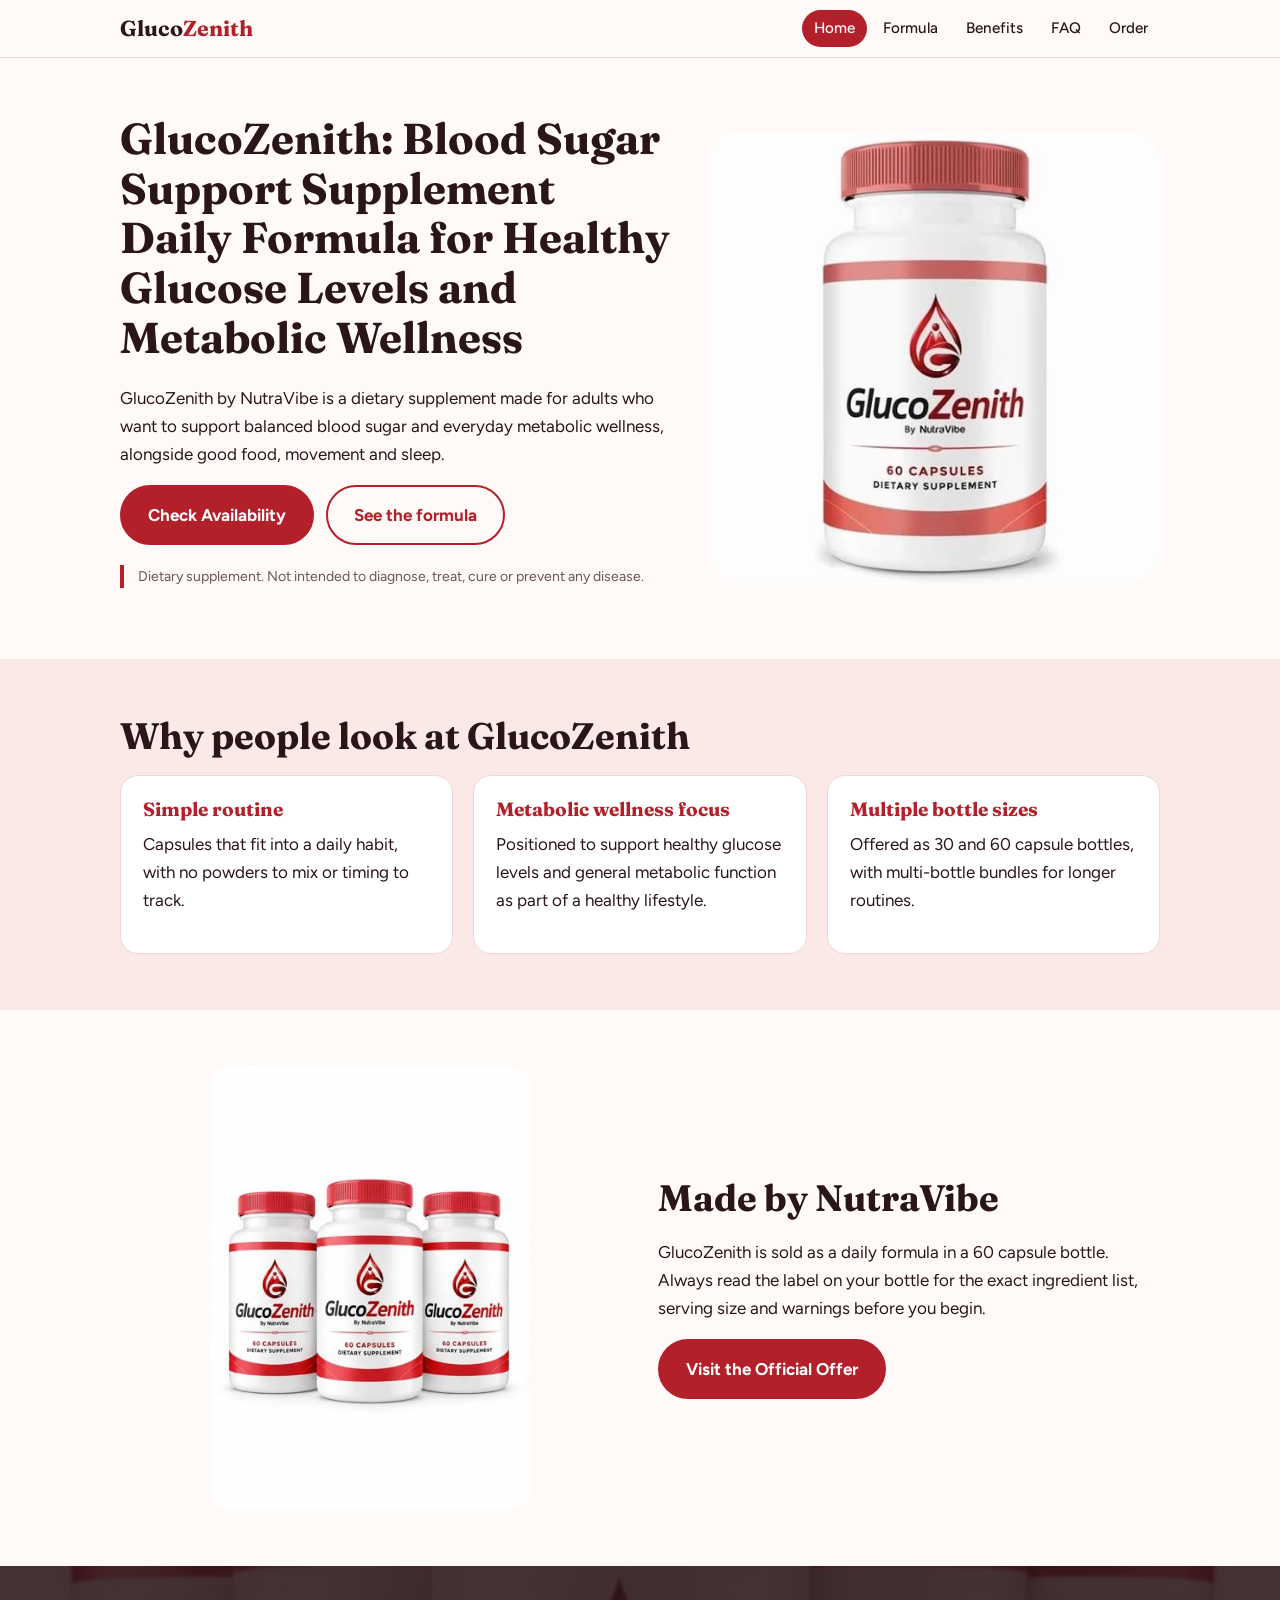
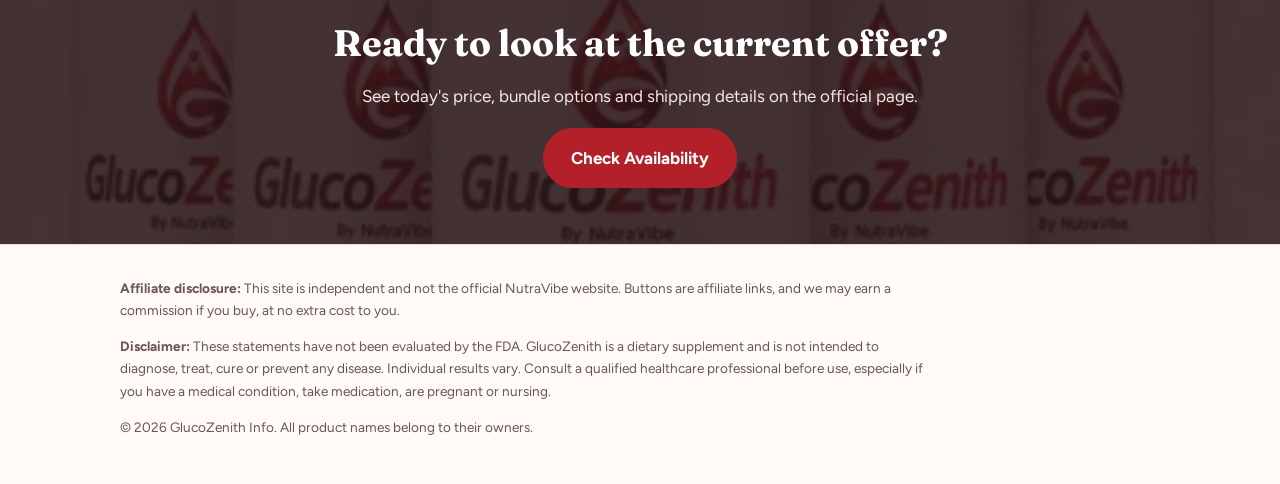
<file: index.html>
<!DOCTYPE html>
<html lang="en"><head><meta charset="utf-8">
<meta name="viewport" content="width=device-width, initial-scale=1, viewport-fit=cover">
<title>GlucoZenith: Blood Sugar Support Supplement Daily Formula for Healthy Glucose Levels and Metabolic Wellness</title>
<meta name="description" content="Learn about GlucoZenith by NutraVibe, a daily dietary supplement for blood sugar support and metabolic wellness.">
<link href="https://fonts.googleapis.com/css2?family=Fraunces:opsz,wght@9..144,500;9..144,700&family=Figtree:wght@400;500;700&display=swap" rel="stylesheet">
<link rel="stylesheet" href="style.css"></head>
<body>
<header><div class="bar"><a class="logo" href="#home">Gluco<b>Zenith</b></a>
<nav aria-label="Main"><a href="#home">Home</a><a href="#formula">Formula</a><a href="#benefits">Benefits</a><a href="#faq">FAQ</a><a href="#order">Order</a></nav></div></header>

<main>
<!-- PAGE 1 -->
<div class="page" id="p-home">
<section><div class="wrap hero"><div>
<h1>GlucoZenith: Blood Sugar Support Supplement Daily Formula for Healthy Glucose Levels and Metabolic Wellness</h1>
<p>GlucoZenith by NutraVibe is a dietary supplement made for adults who want to support balanced blood sugar and everyday metabolic wellness, alongside good food, movement and sleep.</p>
<div class="row"><a class="btn" href="LINK" target="_blank" rel="sponsored noopener" title="TITLE">Check Availability</a><a class="btn alt" href="#formula">See the formula</a></div>
<p class="note" style="margin-top:20px">Dietary supplement. Not intended to diagnose, treat, cure or prevent any disease.</p></div>
<img src="[data-uri]" alt="GlucoZenith 60 capsule bottle" width="520" height="520"></div></section>
<section class="tint"><div class="wrap"><h2>Why people look at GlucoZenith</h2><div class="grid">
<div class="card"><h3>Simple routine</h3><p>Capsules that fit into a daily habit, with no powders to mix or timing to track.</p></div>
<div class="card"><h3>Metabolic wellness focus</h3><p>Positioned to support healthy glucose levels and general metabolic function as part of a healthy lifestyle.</p></div>
<div class="card"><h3>Multiple bottle sizes</h3><p>Offered as 30 and 60 capsule bottles, with multi-bottle bundles for longer routines.</p></div></div></div></section>
<section><div class="wrap split"><img src="[data-uri]" alt="Three bottles of GlucoZenith" width="375" height="520" style="max-width:320px"><div>
<h2>Made by NutraVibe</h2><p>GlucoZenith is sold as a daily formula in a 60 capsule bottle. Always read the label on your bottle for the exact ingredient list, serving size and warnings before you begin.</p>
<a class="btn" href="LINK" target="_blank" rel="sponsored noopener" title="TITLE">Visit the Official Offer</a></div></div></section>
<section class="shop"><div class="wrap cta"><h2>Ready to look at the current offer?</h2><p>See today's price, bundle options and shipping details on the official page.</p><a class="btn" href="LINK" target="_blank" rel="sponsored noopener" title="TITLE">Check Availability</a></div></section>
</div>

<!-- PAGE 2 -->
<div class="page" id="p-formula">
<section><div class="wrap split"><div>
<h1>The GlucoZenith formula</h1>
<p>GlucoZenith is a blood sugar support supplement in capsule form. It is sold by NutraVibe as a daily formula meant to complement, not replace, a balanced lifestyle.</p>
<p>Ingredients and amounts can change between batches, so the label on your bottle and the official product page are the source of truth. Check them for allergens and for anything your clinician has told you to avoid.</p>
<a class="btn" href="LINK" target="_blank" rel="sponsored noopener" title="TITLE">View Full Ingredient Details</a></div>
<img src="[data-uri]" alt="Two GlucoZenith 30 capsule bottles" width="359" height="318"></div></section>
<section class="sage"><div class="wrap"><h2>What to look for on the label</h2><div class="grid">
<div class="card"><h3>Ingredient list</h3><p>Every active and inactive ingredient, with amounts per serving.</p></div>
<div class="card"><h3>Serving size</h3><p>How many capsules to take and how often. Follow it exactly.</p></div>
<div class="card"><h3>Allergen and warning notes</h3><p>Includes cautions for pregnancy, nursing, and use with medication.</p></div>
<div class="card"><h3>Lot and expiry</h3><p>Check both, and store the bottle sealed, cool and dry.</p></div></div></div></section>
<section><div class="wrap"><h2>Quality questions worth asking</h2><p>Before you buy any supplement, look for clear labeling, a stated manufacturing standard such as GMP, and contact details for customer support. Ask the seller directly if any of these are missing.</p></div></section>
</div>

<!-- PAGE 3 -->
<div class="page" id="p-benefits">
<section><div class="wrap"><h1>What GlucoZenith is designed to support</h1>
<p>GlucoZenith is marketed as a supplement for healthy glucose levels and metabolic wellness. Results vary from person to person, and no supplement replaces medical care.</p>
<img src="[data-uri]" alt="Five bottles of GlucoZenith" width="421" height="520" style="max-width:260px;margin:24px 0 0;border-radius:20px"><div class="grid" style="margin-top:28px">
<div class="card"><h3>Healthy glucose levels</h3><p>Intended to support blood sugar that is already within a normal range when paired with a balanced diet.</p></div>
<div class="card"><h3>Metabolic wellness</h3><p>Aimed at general metabolic function as part of a routine that includes activity and sleep.</p></div>
<div class="card"><h3>Everyday consistency</h3><p>A daily capsule routine makes it easier to stay consistent, which is what most wellness habits need.</p></div>
<div class="card"><h3>Convenient sizing</h3><p>30 and 60 capsule bottles let you start small or stock up.</p></div></div></div></section>
<section class="tint"><div class="wrap"><h2>Habits that work with any supplement</h2><div class="grid">
<div class="card"><h3>Eat for steady energy</h3><p>Fiber, protein and whole foods, with fewer refined sugars.</p></div>
<div class="card"><h3>Move daily</h3><p>Walking after meals is a simple, well-studied habit.</p></div>
<div class="card"><h3>Sleep and stress</h3><p>Poor sleep and high stress both affect how you feel and eat.</p></div></div>
<p class="note" style="margin-top:24px">These statements have not been evaluated by the Food and Drug Administration. This product is not intended to diagnose, treat, cure or prevent any disease. If you have diabetes or take glucose-lowering medication, talk to your doctor first.</p></div></section>
</div>

<!-- PAGE 4 -->
<div class="page" id="p-faq">
<section><div class="wrap"><h1>Frequently asked questions</h1>
<img src="[data-uri]" alt="GlucoZenith 60 capsule bottle" width="520" height="520" style="max-width:200px;margin:0 0 24px;border-radius:20px"><details open><summary>What is GlucoZenith?</summary><p>A dietary supplement by NutraVibe, sold in capsules, for people who want daily blood sugar and metabolic wellness support.</p></details>
<details><summary>How do I take it?</summary><p>Follow the serving directions printed on your bottle. Do not exceed the stated amount.</p></details>
<details><summary>How long until I notice anything?</summary><p>Supplements affect people differently and some people notice nothing. Give any routine a fair trial, and keep tracking your health with your clinician.</p></details>
<details><summary>Can I take it with diabetes medication?</summary><p>Ask your doctor or pharmacist first. Supplements aimed at blood sugar can interact with medication, and your dose may need monitoring.</p></details>
<details><summary>Who should not use it?</summary><p>Anyone pregnant, nursing, under 18, or with a medical condition should speak with a healthcare professional first. Stop use and seek advice if you have a reaction.</p></details>
<details><summary>Where do I buy it?</summary><p>Use the official order link on the Order page. Buying from the linked page helps you avoid look-alike products.</p></details>
<details><summary>Is there a guarantee or refund?</summary><p>Terms are set by the seller and can change. Read the current policy on the order page before you buy.</p></details>
<div class="row"><a class="btn" href="LINK" target="_blank" rel="sponsored noopener" title="TITLE">Get Current Details</a></div></div></section>
</div>

<!-- PAGE 5 -->
<div class="page" id="p-order">
<section><div class="wrap"><h1>Order GlucoZenith</h1>
<p>Choose the bottle count that fits your routine. Pricing, bundles and shipping change often, so the official page always shows the current offer.</p>
<div class="grid" style="margin:28px 0">
<div class="card cta"><img src="[data-uri]" alt="30 capsule bottles" width="359" height="318" style="margin:0 auto 12px;max-width:220px;border-radius:14px"><h3>30 capsule bottle</h3><p>A smaller size to start with.</p><a class="btn" href="LINK" target="_blank" rel="sponsored noopener" title="TITLE">See Current Price</a></div>
<div class="card cta"><img src="[data-uri]" alt="Three bottle bundle" width="375" height="520" style="margin:0 auto 12px;max-width:150px"><h3>3 bottle bundle</h3><p>Three 60 capsule bottles for a longer routine.</p><a class="btn" href="LINK" target="_blank" rel="sponsored noopener" title="TITLE">See Current Price</a></div>
<div class="card cta"><img src="[data-uri]" alt="Five bottle bundle" width="421" height="520" style="margin:0 auto 12px;max-width:170px"><h3>5 bottle bundle</h3><p>Five 60 capsule bottles for the longest supply.</p><a class="btn" href="LINK" target="_blank" rel="sponsored noopener" title="TITLE">See Current Price</a></div></div>
<p class="note">Bundle availability and pricing are set by the seller and may differ from what is shown here.</p></div></section>
</div>
</main>

<footer><div class="wrap">
<p><strong>Affiliate disclosure:</strong> This site is independent and not the official NutraVibe website. Buttons are affiliate links, and we may earn a commission if you buy, at no extra cost to you.</p>
<p><strong>Disclaimer:</strong> These statements have not been evaluated by the FDA. GlucoZenith is a dietary supplement and is not intended to diagnose, treat, cure or prevent any disease. Individual results vary. Consult a qualified healthcare professional before use, especially if you have a medical condition, take medication, are pregnant or nursing.</p>
<p>&copy; 2026 GlucoZenith Info. All product names belong to their owners.</p></div></footer>

<script>
var L="https://taptobuynow.com/glucozenith/",T="GlucoZenith: Blood Sugar Support Supplement Daily Formula for Healthy Glucose Levels and Metabolic Wellness";
document.querySelectorAll('a[href="LINK"]').forEach(function(a){a.href=L;a.title=T});
function route(){var h=(location.hash||"#home").slice(1);if(!document.getElementById("p-"+h))h="home";
document.querySelectorAll(".page").forEach(function(p){p.classList.toggle("on",p.id==="p-"+h)});
document.querySelectorAll("nav a").forEach(function(a){if(a.getAttribute("href")==="#"+h)a.setAttribute("aria-current","page");else a.removeAttribute("aria-current")});
window.scrollTo(0,0)}
addEventListener("hashchange",route);route();
</script>
</body></html>
</file>
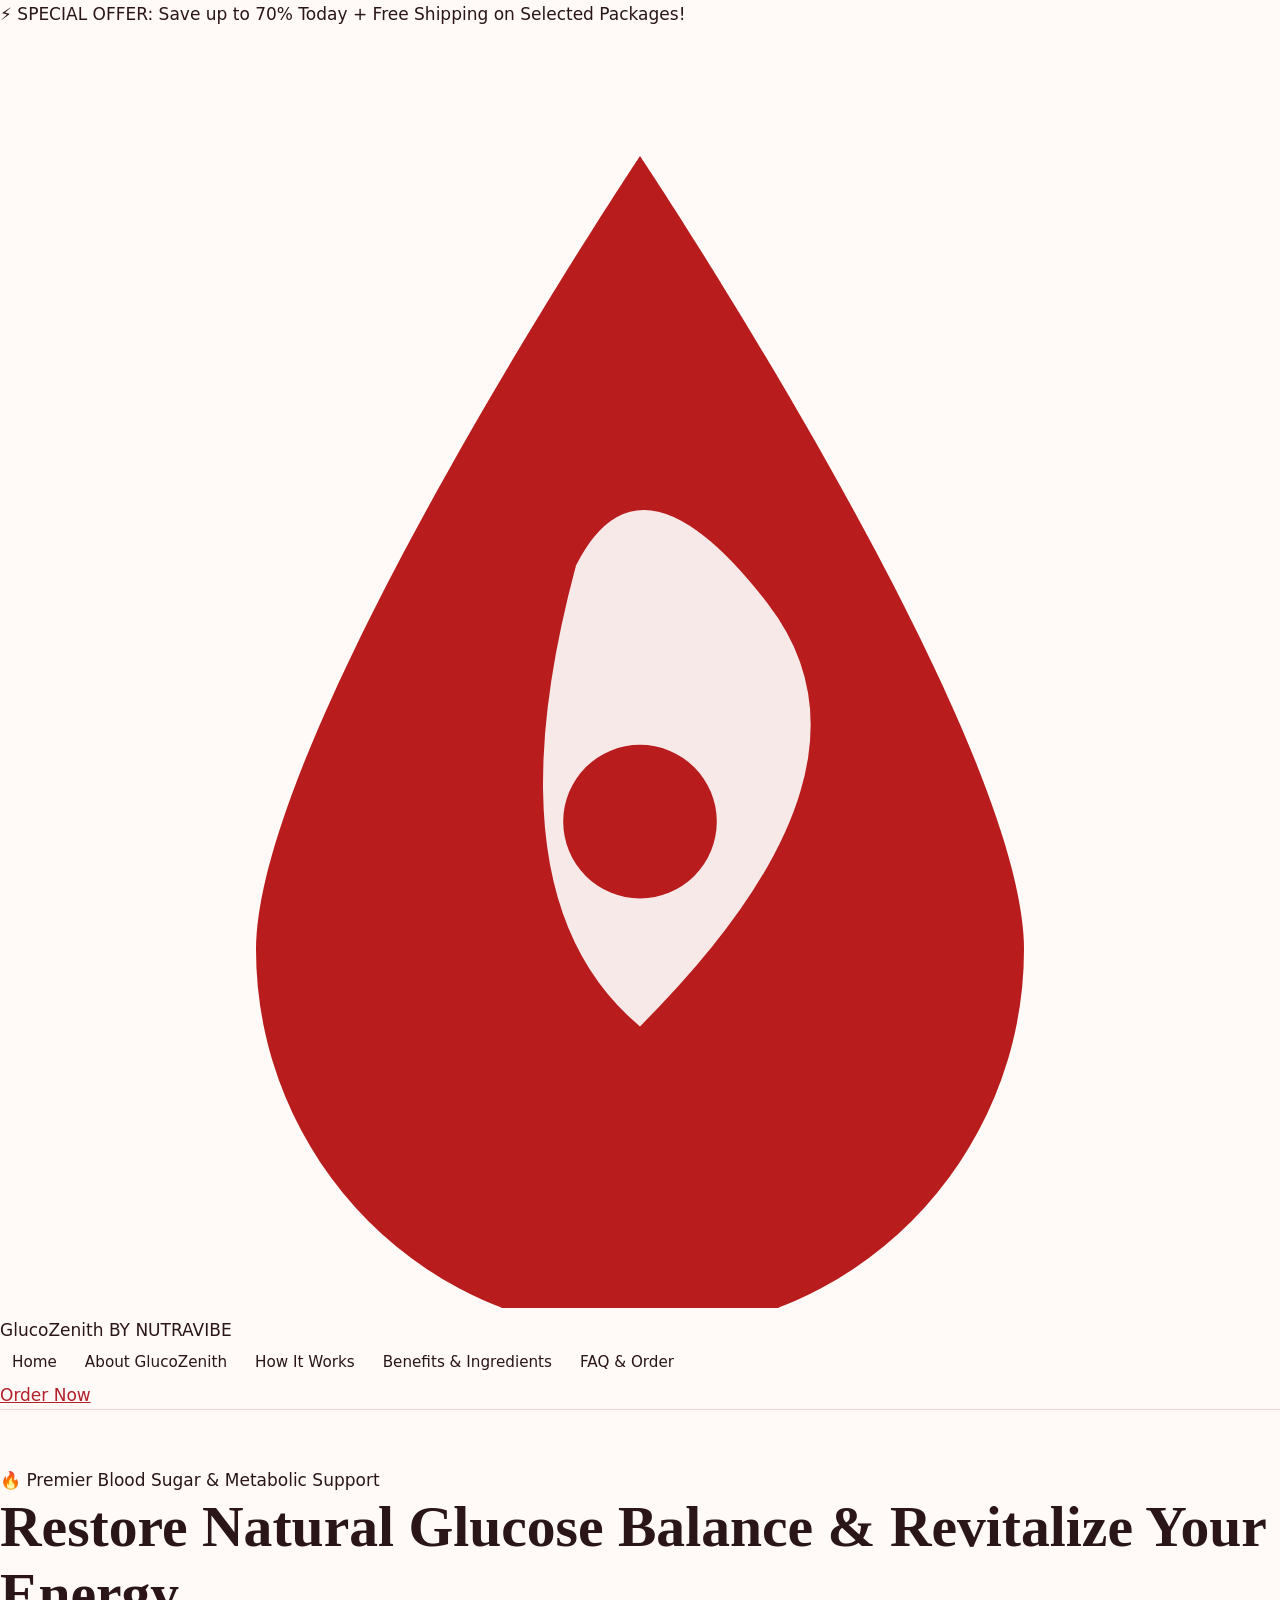
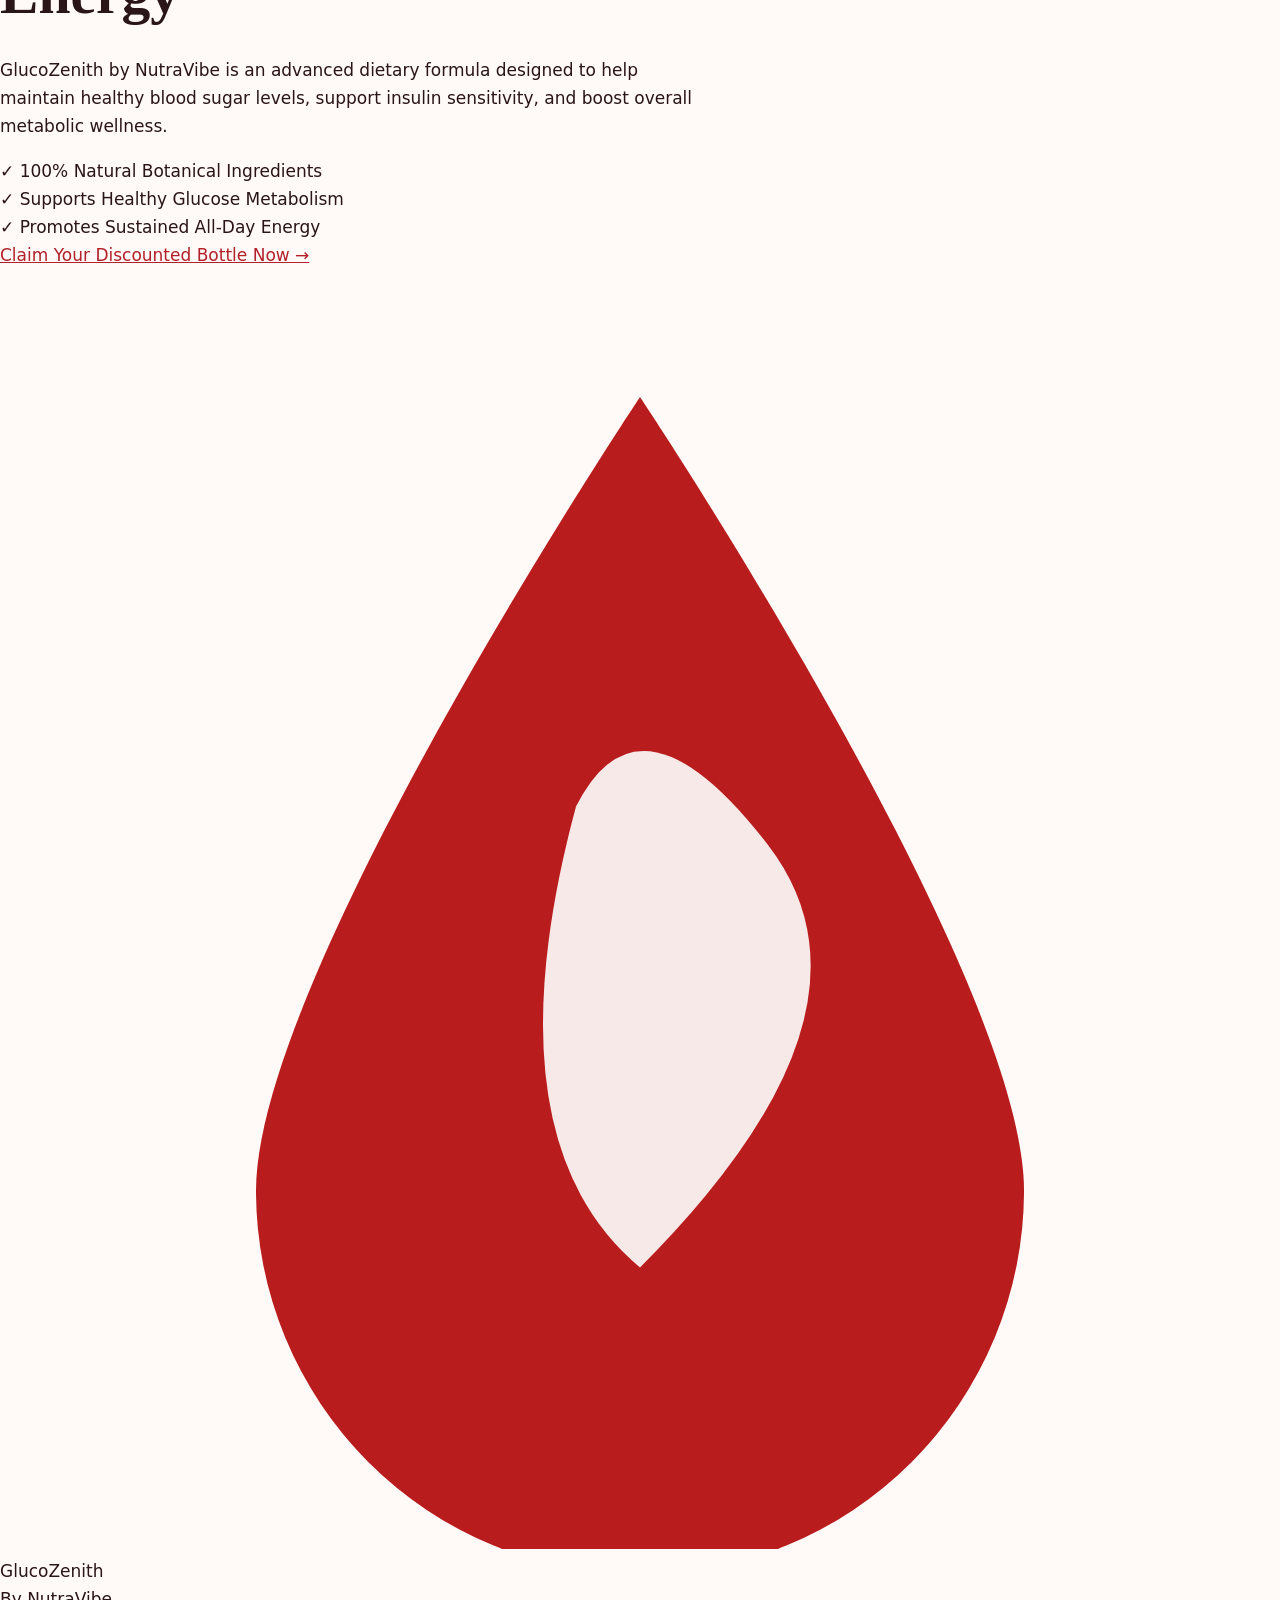
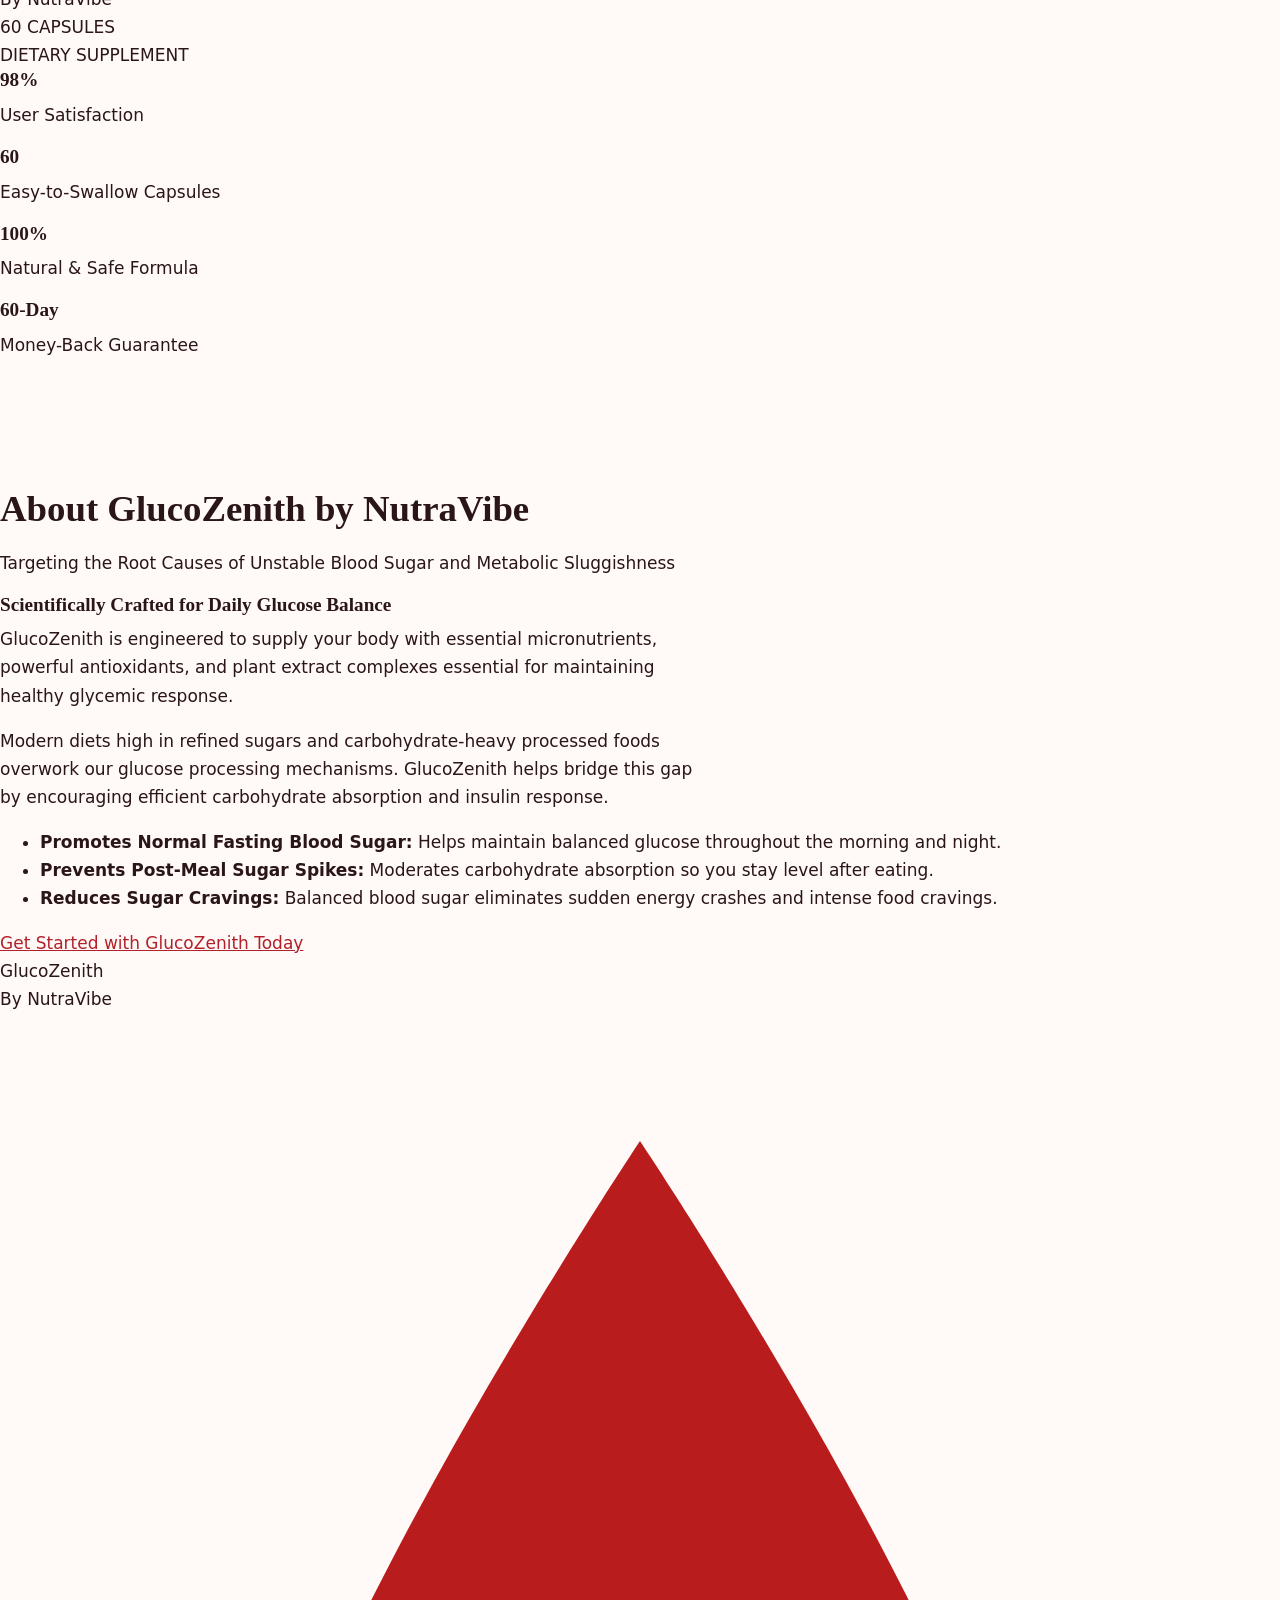
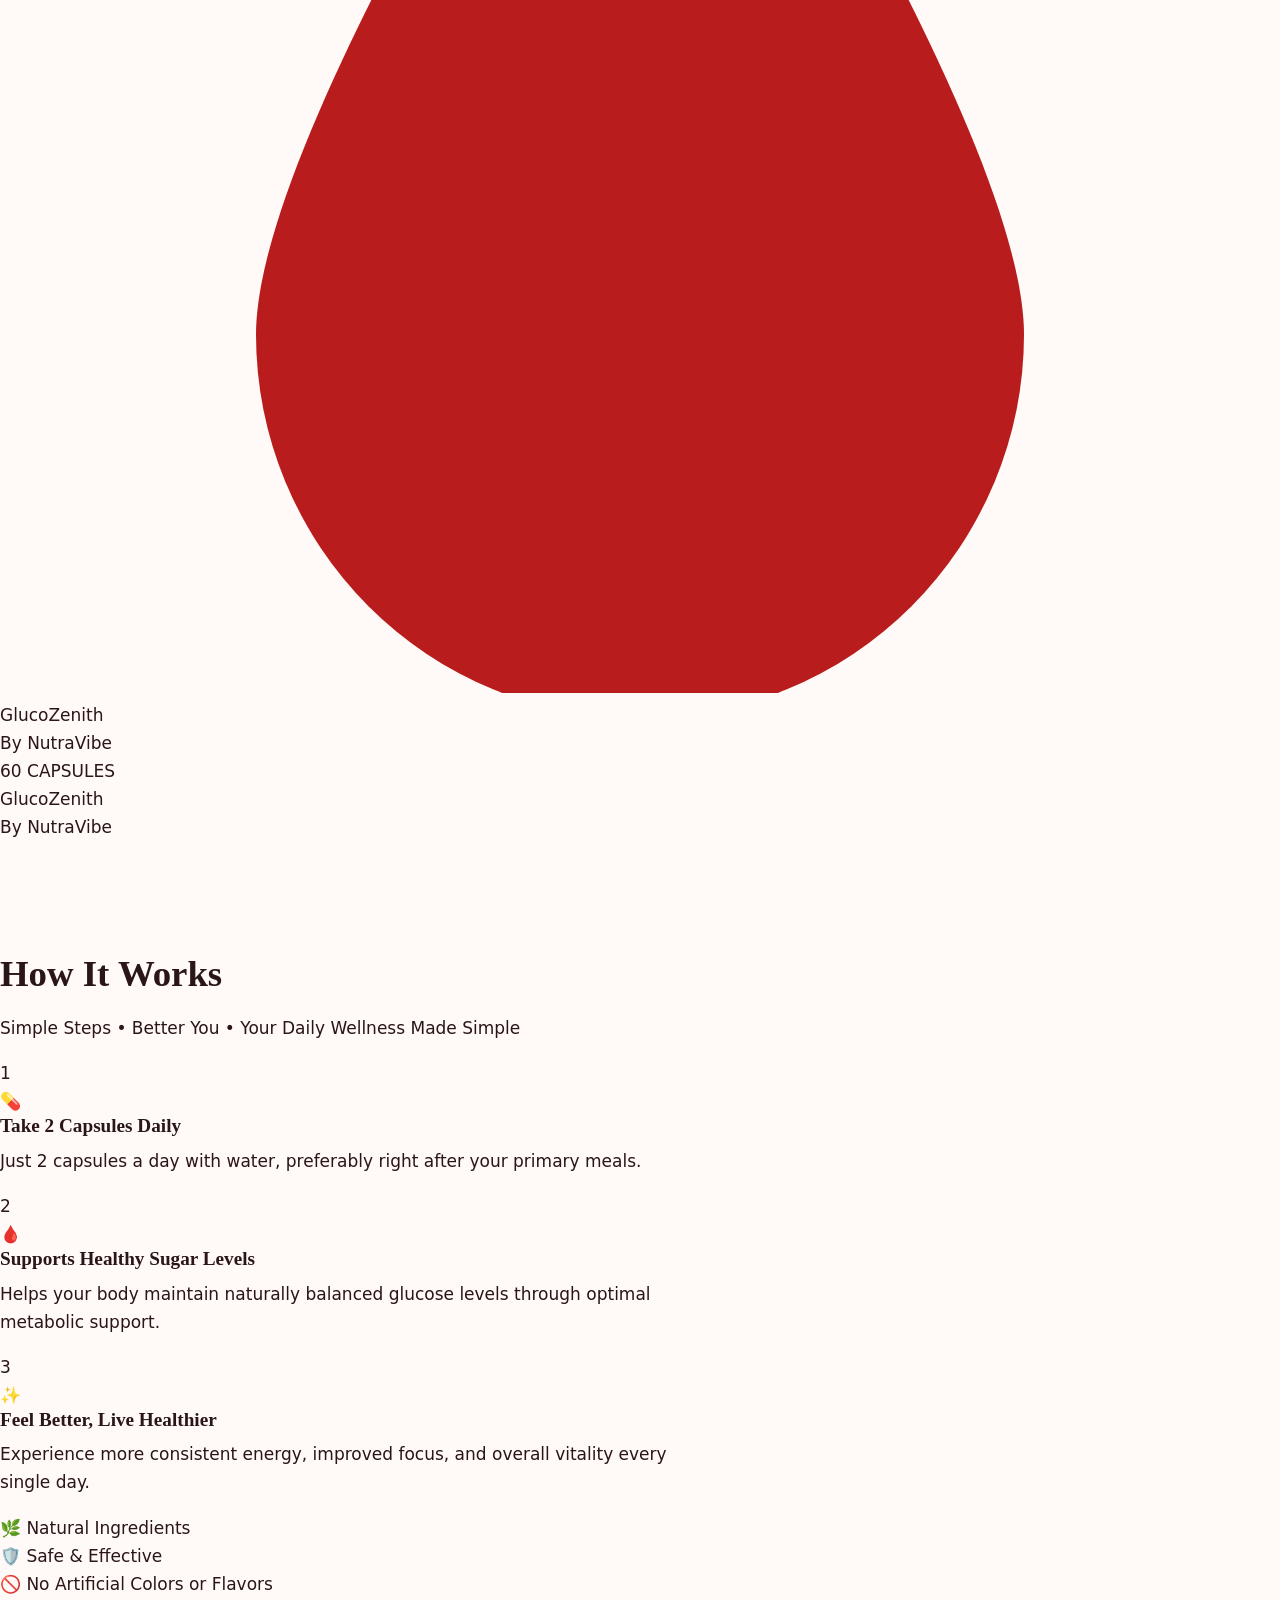
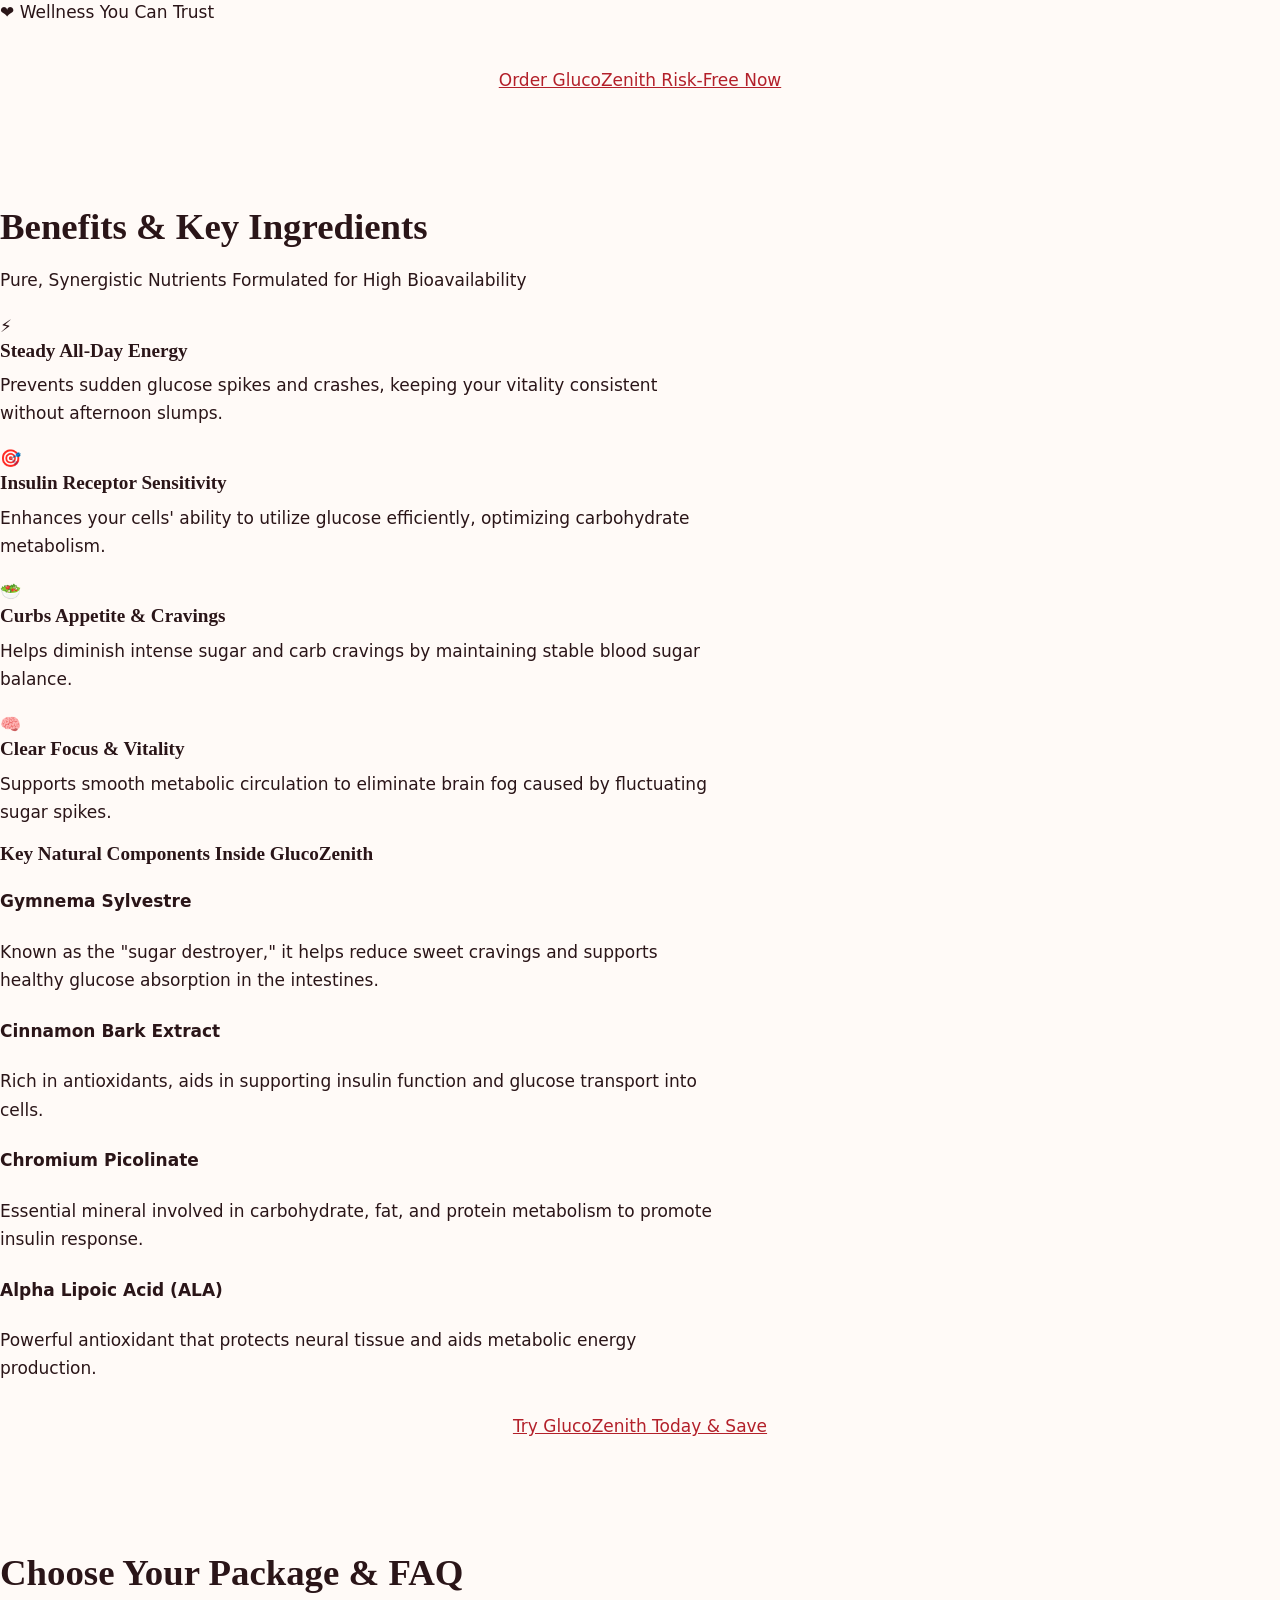
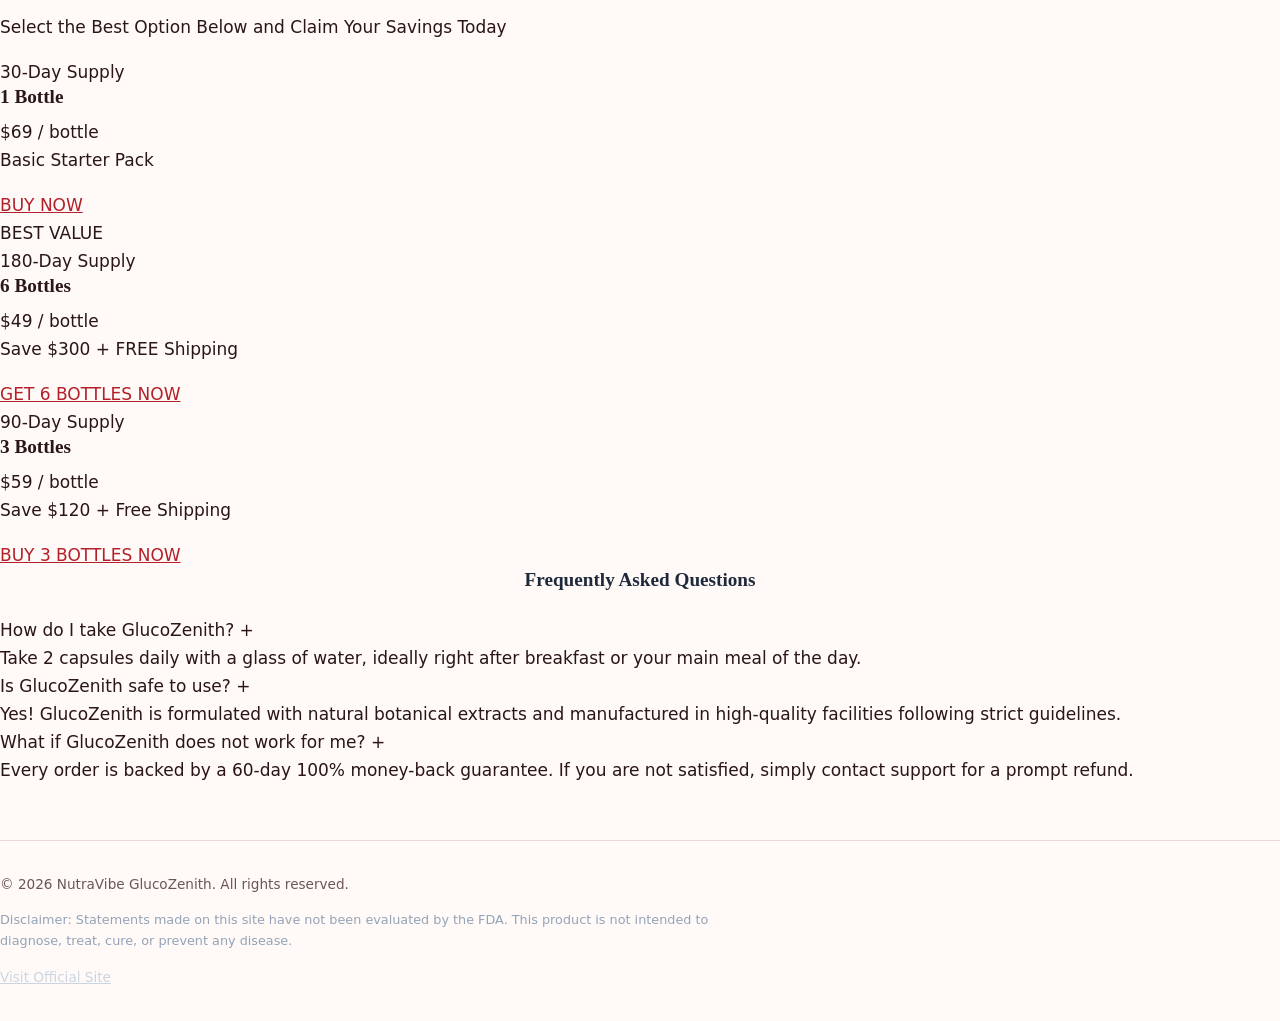
<file: gemini-code-1790764614715.html>
<!DOCTYPE html>
<html lang="en">
<head>
    <meta charset="UTF-8">
    <meta name="viewport" content="width=device-width, initial-scale=1.0">
    <title>GlucoZenith: Blood Sugar Support Supplement Daily Formula for Healthy Glucose Levels and Metabolic Wellness</title>
    <link rel="stylesheet" href="style.css">
    <link href="https://fonts.googleapis.com/css2?family=Plus+Jakarta+Sans:wght@400;500;600;700;800&family=Inter:wght@300;400;500;600&display=swap" rel="stylesheet">
</head>
<body>

    <!-- Top Announcement Bar -->
    <div class="announcement-bar">
        ⚡ SPECIAL OFFER: Save up to 70% Today + Free Shipping on Selected Packages!
    </div>

    <!-- Main Navigation Header -->
    <header class="main-header">
        <div class="header-container">
            <div class="brand-logo">
                <div class="logo-mark">
                    <svg viewBox="0 0 100 100" class="blood-drop-svg">
                        <path d="M50 10 C50 10, 80 55, 80 72 A30 30 0 0 1 20 72 C20 55, 50 10, 50 10 Z" fill="#b91c1c" />
                        <path d="M45 42 Q50 32, 60 45 T50 78 Q38 68, 45 42 Z" fill="#ffffff" opacity="0.9"/>
                        <circle cx="50" cy="62" r="6" fill="#b91c1c"/>
                    </svg>
                </div>
                <div class="brand-text">
                    <span class="brand-title">Gluco<span class="highlight">Zenith</span></span>
                    <span class="brand-sub">BY NUTRAVIBE</span>
                </div>
            </div>

            <!-- 5-Page Tab Navigation -->
            <nav class="nav-menu">
                <a href="#home" class="nav-link active" onclick="switchPage('home', event)">Home</a>
                <a href="#about" class="nav-link" onclick="switchPage('about', event)">About GlucoZenith</a>
                <a href="#how-it-works" class="nav-link" onclick="switchPage('how-it-works', event)">How It Works</a>
                <a href="#benefits" class="nav-link" onclick="switchPage('benefits', event)">Benefits & Ingredients</a>
                <a href="#faq" class="nav-link" onclick="switchPage('faq', event)">FAQ & Order</a>
            </nav>

            <a href="https://taptobuynow.com/glucozenith/" 
               title="GlucoZenith: Blood Sugar Support Supplement Daily Formula for Healthy Glucose Levels and Metabolic Wellness" 
               class="cta-btn header-cta">
                Order Now
            </a>
        </div>
    </header>

    <!-- PAGE 1: HOME PAGE -->
    <section id="home" class="page-section active-page">
        <div class="hero-container">
            <div class="hero-content">
                <div class="badge">🔥 Premier Blood Sugar & Metabolic Support</div>
                <h1 class="hero-title">Restore Natural Glucose Balance & Revitalize Your Energy</h1>
                <p class="hero-subtitle">
                    GlucoZenith by NutraVibe is an advanced dietary formula designed to help maintain healthy blood sugar levels, support insulin sensitivity, and boost overall metabolic wellness.
                </p>
                <div class="hero-highlights">
                    <div class="highlight-item">✓ 100% Natural Botanical Ingredients</div>
                    <div class="highlight-item">✓ Supports Healthy Glucose Metabolism</div>
                    <div class="highlight-item">✓ Promotes Sustained All-Day Energy</div>
                </div>
                <a href="https://taptobuynow.com/glucozenith/" 
                   title="GlucoZenith: Blood Sugar Support Supplement Daily Formula for Healthy Glucose Levels and Metabolic Wellness" 
                   class="cta-btn hero-cta">
                    Claim Your Discounted Bottle Now &rarr;
                </a>
            </div>

            <div class="hero-image-wrap">
                <div class="single-bottle-card">
                    <div class="bottle-mockup single">
                        <div class="cap"></div>
                        <div class="neck"></div>
                        <div class="label">
                            <div class="label-drop">
                                <svg viewBox="0 0 100 100">
                                    <path d="M50 10 C50 10, 80 55, 80 72 A30 30 0 0 1 20 72 C20 55, 50 10, 50 10 Z" fill="#b91c1c" />
                                    <path d="M45 42 Q50 32, 60 45 T50 78 Q38 68, 45 42 Z" fill="#ffffff" opacity="0.9"/>
                                </svg>
                            </div>
                            <div class="label-title">GlucoZenith</div>
                            <div class="label-sub">By NutraVibe</div>
                            <div class="label-capsules">60 CAPSULES<br>DIETARY SUPPLEMENT</div>
                        </div>
                    </div>
                </div>
            </div>
        </div>

        <!-- Quick Proof Metrics -->
        <div class="metrics-bar">
            <div class="metric-box">
                <h3>98%</h3>
                <p>User Satisfaction</p>
            </div>
            <div class="metric-box">
                <h3>60</h3>
                <p>Easy-to-Swallow Capsules</p>
            </div>
            <div class="metric-box">
                <h3>100%</h3>
                <p>Natural & Safe Formula</p>
            </div>
            <div class="metric-box">
                <h3>60-Day</h3>
                <p>Money-Back Guarantee</p>
            </div>
        </div>
    </section>

    <!-- PAGE 2: ABOUT GLUCOZENITH -->
    <section id="about" class="page-section">
        <div class="container">
            <div class="section-header">
                <h2>About GlucoZenith by NutraVibe</h2>
                <p>Targeting the Root Causes of Unstable Blood Sugar and Metabolic Sluggishness</p>
            </div>

            <div class="about-grid">
                <div class="about-text">
                    <h3>Scientifically Crafted for Daily Glucose Balance</h3>
                    <p>GlucoZenith is engineered to supply your body with essential micronutrients, powerful antioxidants, and plant extract complexes essential for maintaining healthy glycemic response.</p>
                    <p>Modern diets high in refined sugars and carbohydrate-heavy processed foods overwork our glucose processing mechanisms. GlucoZenith helps bridge this gap by encouraging efficient carbohydrate absorption and insulin response.</p>
                    
                    <ul class="about-list">
                        <li><strong>Promotes Normal Fasting Blood Sugar:</strong> Helps maintain balanced glucose throughout the morning and night.</li>
                        <li><strong>Prevents Post-Meal Sugar Spikes:</strong> Moderates carbohydrate absorption so you stay level after eating.</li>
                        <li><strong>Reduces Sugar Cravings:</strong> Balanced blood sugar eliminates sudden energy crashes and intense food cravings.</li>
                    </ul>

                    <a href="https://taptobuynow.com/glucozenith/" 
                       title="GlucoZenith: Blood Sugar Support Supplement Daily Formula for Healthy Glucose Levels and Metabolic Wellness" 
                       class="cta-btn">
                        Get Started with GlucoZenith Today
                    </a>
                </div>

                <div class="about-visual">
                    <div class="triple-bottle-display">
                        <div class="bottle-mockup stacked s1">
                            <div class="cap"></div>
                            <div class="neck"></div>
                            <div class="label">
                                <div class="label-title">GlucoZenith</div>
                                <div class="label-sub">By NutraVibe</div>
                            </div>
                        </div>
                        <div class="bottle-mockup stacked main-b">
                            <div class="cap"></div>
                            <div class="neck"></div>
                            <div class="label">
                                <div class="label-drop">
                                    <svg viewBox="0 0 100 100"><path d="M50 10 C50 10, 80 55, 80 72 A30 30 0 0 1 20 72 C20 55, 50 10, 50 10 Z" fill="#b91c1c" /></svg>
                                </div>
                                <div class="label-title">GlucoZenith</div>
                                <div class="label-sub">By NutraVibe</div>
                                <div class="label-capsules">60 CAPSULES</div>
                            </div>
                        </div>
                        <div class="bottle-mockup stacked s2">
                            <div class="cap"></div>
                            <div class="neck"></div>
                            <div class="label">
                                <div class="label-title">GlucoZenith</div>
                                <div class="label-sub">By NutraVibe</div>
                            </div>
                        </div>
                    </div>
                </div>
            </div>
        </div>
    </section>

    <!-- PAGE 3: HOW IT WORKS -->
    <section id="how-it-works" class="page-section">
        <div class="container">
            <div class="section-header">
                <h2>How It Works</h2>
                <p>Simple Steps • Better You • Your Daily Wellness Made Simple</p>
            </div>

            <div class="steps-container">
                <div class="step-card">
                    <div class="step-number">1</div>
                    <div class="step-icon">💊</div>
                    <h3>Take 2 Capsules Daily</h3>
                    <p>Just 2 capsules a day with water, preferably right after your primary meals.</p>
                </div>

                <div class="step-card">
                    <div class="step-number">2</div>
                    <div class="step-icon">🩸</div>
                    <h3>Supports Healthy Sugar Levels</h3>
                    <p>Helps your body maintain naturally balanced glucose levels through optimal metabolic support.</p>
                </div>

                <div class="step-card">
                    <div class="step-number">3</div>
                    <div class="step-icon">✨</div>
                    <h3>Feel Better, Live Healthier</h3>
                    <p>Experience more consistent energy, improved focus, and overall vitality every single day.</p>
                </div>
            </div>

            <!-- Features Trust Grid -->
            <div class="trust-pills-grid">
                <div class="pill-item">🌿 Natural Ingredients</div>
                <div class="pill-item">🛡️ Safe & Effective</div>
                <div class="pill-item">🚫 No Artificial Colors or Flavors</div>
                <div class="pill-item">❤️ Wellness You Can Trust</div>
            </div>

            <div style="text-align:center; margin-top: 40px;">
                <a href="https://taptobuynow.com/glucozenith/" 
                   title="GlucoZenith: Blood Sugar Support Supplement Daily Formula for Healthy Glucose Levels and Metabolic Wellness" 
                   class="cta-btn">
                    Order GlucoZenith Risk-Free Now
                </a>
            </div>
        </div>
    </section>

    <!-- PAGE 4: BENEFITS & INGREDIENTS -->
    <section id="benefits" class="page-section">
        <div class="container">
            <div class="section-header">
                <h2>Benefits & Key Ingredients</h2>
                <p>Pure, Synergistic Nutrients Formulated for High Bioavailability</p>
            </div>

            <div class="benefits-grid">
                <div class="benefit-card">
                    <div class="b-icon">⚡</div>
                    <h3>Steady All-Day Energy</h3>
                    <p>Prevents sudden glucose spikes and crashes, keeping your vitality consistent without afternoon slumps.</p>
                </div>
                <div class="benefit-card">
                    <div class="b-icon">🎯</div>
                    <h3>Insulin Receptor Sensitivity</h3>
                    <p>Enhances your cells' ability to utilize glucose efficiently, optimizing carbohydrate metabolism.</p>
                </div>
                <div class="benefit-card">
                    <div class="b-icon">🥗</div>
                    <h3>Curbs Appetite & Cravings</h3>
                    <p>Helps diminish intense sugar and carb cravings by maintaining stable blood sugar balance.</p>
                </div>
                <div class="benefit-card">
                    <div class="b-icon">🧠</div>
                    <h3>Clear Focus & Vitality</h3>
                    <p>Supports smooth metabolic circulation to eliminate brain fog caused by fluctuating sugar spikes.</p>
                </div>
            </div>

            <div class="ingredients-section">
                <h3>Key Natural Components Inside GlucoZenith</h3>
                <div class="ingredients-list">
                    <div class="ing-item">
                        <h4>Gymnema Sylvestre</h4>
                        <p>Known as the "sugar destroyer," it helps reduce sweet cravings and supports healthy glucose absorption in the intestines.</p>
                    </div>
                    <div class="ing-item">
                        <h4>Cinnamon Bark Extract</h4>
                        <p>Rich in antioxidants, aids in supporting insulin function and glucose transport into cells.</p>
                    </div>
                    <div class="ing-item">
                        <h4>Chromium Picolinate</h4>
                        <p>Essential mineral involved in carbohydrate, fat, and protein metabolism to promote insulin response.</p>
                    </div>
                    <div class="ing-item">
                        <h4>Alpha Lipoic Acid (ALA)</h4>
                        <p>Powerful antioxidant that protects neural tissue and aids metabolic energy production.</p>
                    </div>
                </div>
            </div>

            <div style="text-align: center; margin-top: 30px;">
                <a href="https://taptobuynow.com/glucozenith/" 
                   title="GlucoZenith: Blood Sugar Support Supplement Daily Formula for Healthy Glucose Levels and Metabolic Wellness" 
                   class="cta-btn">
                    Try GlucoZenith Today & Save
                </a>
            </div>
        </div>
    </section>

    <!-- PAGE 5: FAQ & ORDER PACKAGES -->
    <section id="faq" class="page-section">
        <div class="container">
            <div class="section-header">
                <h2>Choose Your Package & FAQ</h2>
                <p>Select the Best Option Below and Claim Your Savings Today</p>
            </div>

            <!-- Pricing Grid -->
            <div class="pricing-grid">
                <!-- 1 Bottle -->
                <div class="price-card">
                    <div class="card-head">30-Day Supply</div>
                    <h3>1 Bottle</h3>
                    <div class="price">$69 <span>/ bottle</span></div>
                    <p class="saving-text">Basic Starter Pack</p>
                    <a href="https://taptobuynow.com/glucozenith/" 
                       title="GlucoZenith: Blood Sugar Support Supplement Daily Formula for Healthy Glucose Levels and Metabolic Wellness" 
                       class="cta-btn price-cta">
                        BUY NOW
                    </a>
                </div>

                <!-- 6 Bottles Popular -->
                <div class="price-card featured">
                    <div class="badge-best">BEST VALUE</div>
                    <div class="card-head">180-Day Supply</div>
                    <h3>6 Bottles</h3>
                    <div class="price">$49 <span>/ bottle</span></div>
                    <p class="saving-text">Save $300 + FREE Shipping</p>
                    <a href="https://taptobuynow.com/glucozenith/" 
                       title="GlucoZenith: Blood Sugar Support Supplement Daily Formula for Healthy Glucose Levels and Metabolic Wellness" 
                       class="cta-btn price-cta featured-btn">
                        GET 6 BOTTLES NOW
                    </a>
                </div>

                <!-- 3 Bottles -->
                <div class="price-card">
                    <div class="card-head">90-Day Supply</div>
                    <h3>3 Bottles</h3>
                    <div class="price">$59 <span>/ bottle</span></div>
                    <p class="saving-text">Save $120 + Free Shipping</p>
                    <a href="https://taptobuynow.com/glucozenith/" 
                       title="GlucoZenith: Blood Sugar Support Supplement Daily Formula for Healthy Glucose Levels and Metabolic Wellness" 
                       class="cta-btn price-cta">
                        BUY 3 BOTTLES NOW
                    </a>
                </div>
            </div>

            <!-- FAQ Section -->
            <div class="faq-container">
                <h3 style="text-align: center; margin-bottom: 25px; color: #1e293b;">Frequently Asked Questions</h3>

                <div class="faq-item">
                    <div class="faq-question" onclick="toggleFaq(this)">How do I take GlucoZenith? <span>+</span></div>
                    <div class="faq-answer">Take 2 capsules daily with a glass of water, ideally right after breakfast or your main meal of the day.</div>
                </div>

                <div class="faq-item">
                    <div class="faq-question" onclick="toggleFaq(this)">Is GlucoZenith safe to use? <span>+</span></div>
                    <div class="faq-answer">Yes! GlucoZenith is formulated with natural botanical extracts and manufactured in high-quality facilities following strict guidelines.</div>
                </div>

                <div class="faq-item">
                    <div class="faq-question" onclick="toggleFaq(this)">What if GlucoZenith does not work for me? <span>+</span></div>
                    <div class="faq-answer">Every order is backed by a 60-day 100% money-back guarantee. If you are not satisfied, simply contact support for a prompt refund.</div>
                </div>
            </div>
        </div>
    </section>

    <!-- Footer -->
    <footer>
        <div class="footer-container">
            <p>&copy; 2026 NutraVibe GlucoZenith. All rights reserved.</p>
            <p style="margin-top: 10px; font-size: 0.8rem; color: #94a3b8;">
                Disclaimer: Statements made on this site have not been evaluated by the FDA. This product is not intended to diagnose, treat, cure, or prevent any disease.
            </p>
            <div style="margin-top: 15px;">
                <a href="https://taptobuynow.com/glucozenith/" 
                   title="GlucoZenith: Blood Sugar Support Supplement Daily Formula for Healthy Glucose Levels and Metabolic Wellness" 
                   style="color: #cbd5e1; text-decoration: underline;">
                    Visit Official Site
                </a>
            </div>
        </div>
    </footer>

    <!-- Tab Page Switcher Script -->
    <script>
        function switchPage(pageId, event) {
            if (event) event.preventDefault();
            
            const pages = document.querySelectorAll('.page-section');
            pages.forEach(page => page.classList.remove('active-page'));

            const navLinks = document.querySelectorAll('.nav-link');
            navLinks.forEach(link => link.classList.remove('active'));

            const targetPage = document.getElementById(pageId);
            if (targetPage) {
                targetPage.classList.add('active-page');
            }

            if (event && event.currentTarget) {
                event.currentTarget.classList.add('active');
            }

            window.scrollTo({ top: 0, behavior: 'smooth' });
        }

        function toggleFaq(element) {
            const item = element.parentElement;
            item.classList.toggle('active');
            const span = element.querySelector('span');
            span.textContent = item.classList.contains('active') ? '-' : '+';
        }
    </script>
</body>
</html>
</file>
<file: style.css>
:root{--bg:#fffaf7;--ink:#2a1518;--mut:#6b5558;--red:#b3202a;--red2:#8e1720;--tint:#fbe9e7;--sage:#e6eee9;--line:#ecd9d5;--card:#fff;box-sizing:border-box;padding-top:env(safe-area-inset-top,0px);padding-bottom:env(safe-area-inset-bottom,0px)}
@media(prefers-color-scheme:dark){:root:not([data-theme="light"]){--bg:#1b0f11;--ink:#f6e9e7;--mut:#c2a9a9;--red:#e2484f;--red2:#c93840;--tint:#2b1a1c;--sage:#1f2b26;--line:#4a2f32;--card:#241416}}
:root[data-theme="dark"]{--bg:#1b0f11;--ink:#f6e9e7;--mut:#c2a9a9;--red:#e2484f;--red2:#c93840;--tint:#2b1a1c;--sage:#1f2b26;--line:#4a2f32;--card:#241416}
*,*::before,*::after{box-sizing:inherit}
html{scroll-padding-top:env(safe-area-inset-top,0px)}
body{margin:0;background:var(--bg);color:var(--ink);font:400 17px/1.65 Figtree,system-ui,sans-serif}
h1,h2,h3{font-family:Fraunces,Georgia,serif;line-height:1.15;margin:0 0 .5em;font-weight:700}
h1{font-size:clamp(2.1rem,5.5vw,3.6rem)}h2{font-size:clamp(1.6rem,3.5vw,2.3rem)}h3{font-size:1.2rem}
p{margin:0 0 1em;max-width:66ch}a{color:var(--red)}
img{max-width:100%;height:auto;display:block}
.wrap{max-width:1080px;margin:0 auto;padding:0 20px}
header{position:sticky;top:env(safe-area-inset-top,0px);background:var(--bg);border-bottom:1px solid var(--line);z-index:5}
.bar{display:flex;align-items:center;justify-content:space-between;gap:12px;flex-wrap:wrap;padding:10px 20px;max-width:1080px;margin:0 auto}
.logo{font:700 1.35rem Fraunces,serif;text-decoration:none;color:var(--ink)}.logo b{color:var(--red)}
nav{display:flex;gap:4px;flex-wrap:wrap}
nav a{color:var(--ink);text-decoration:none;padding:6px 12px;border-radius:99px;font-weight:500;font-size:.95rem}
nav a[aria-current=page]{background:var(--red);color:#fff}
nav a:focus-visible,.btn:focus-visible{outline:3px solid var(--ink);outline-offset:2px}
.btn{display:inline-block;background:var(--red);color:#fff;text-decoration:none;font-weight:700;padding:14px 26px;border-radius:99px;border:2px solid var(--red)}
.btn:hover{background:var(--red2)}
.btn.alt{background:transparent;color:var(--red)}.btn.alt:hover{background:var(--tint)}
section{padding:56px 0}
.hero{display:grid;grid-template-columns:1.1fr .9fr;gap:40px;align-items:center}
.hero img{border-radius:28px;background:#fff}
.tint{background:var(--tint)}.sage{background:var(--sage)}
.grid{display:grid;grid-template-columns:repeat(auto-fit,minmax(230px,1fr));gap:20px}
.card{background:var(--card);border:1px solid var(--line);border-radius:18px;padding:22px}
.card h3{color:var(--red)}
.split{display:grid;grid-template-columns:1fr 1fr;gap:36px;align-items:center}
.split img{border-radius:20px;background:#fff;margin:0 auto}
ol.steps{padding-left:1.2em}ol.steps li{margin-bottom:.7em;padding-left:.3em}
details{background:var(--card);border:1px solid var(--line);border-radius:14px;padding:16px 20px;margin-bottom:12px}
summary{cursor:pointer;font-weight:700}details[open] summary{color:var(--red);margin-bottom:8px}
.note{font-size:.88rem;color:var(--mut);border-left:4px solid var(--red);padding-left:14px;max-width:80ch}
.cta{text-align:center}.cta p{margin-inline:auto}
footer{border-top:1px solid var(--line);padding:32px 0;font-size:.85rem;color:var(--mut)}
footer p{max-width:90ch}
.page{display:none}.page.on{display:block}
.row{display:flex;gap:12px;flex-wrap:wrap;margin-top:8px}
@media(max-width:780px){.hero,.split{grid-template-columns:1fr}.hero img{order:-1;max-width:340px;margin:0 auto}section{padding:40px 0}}
@media(prefers-reduced-motion:no-preference){.page.on{animation:in .35s ease}@keyframes in{from{opacity:0}to{opacity:1}}}
.hero h1{font-size:clamp(1.7rem,4vw,2.7rem)}

.shop{background:linear-gradient(rgba(42,21,24,.88),rgba(42,21,24,.88)),url([data-uri]) center/cover no-repeat;color:#fff}
.shop h2{color:#fff}.shop p{color:#f6e9e7}
.shop .btn:focus-visible{outline-color:#fff}
</file>
